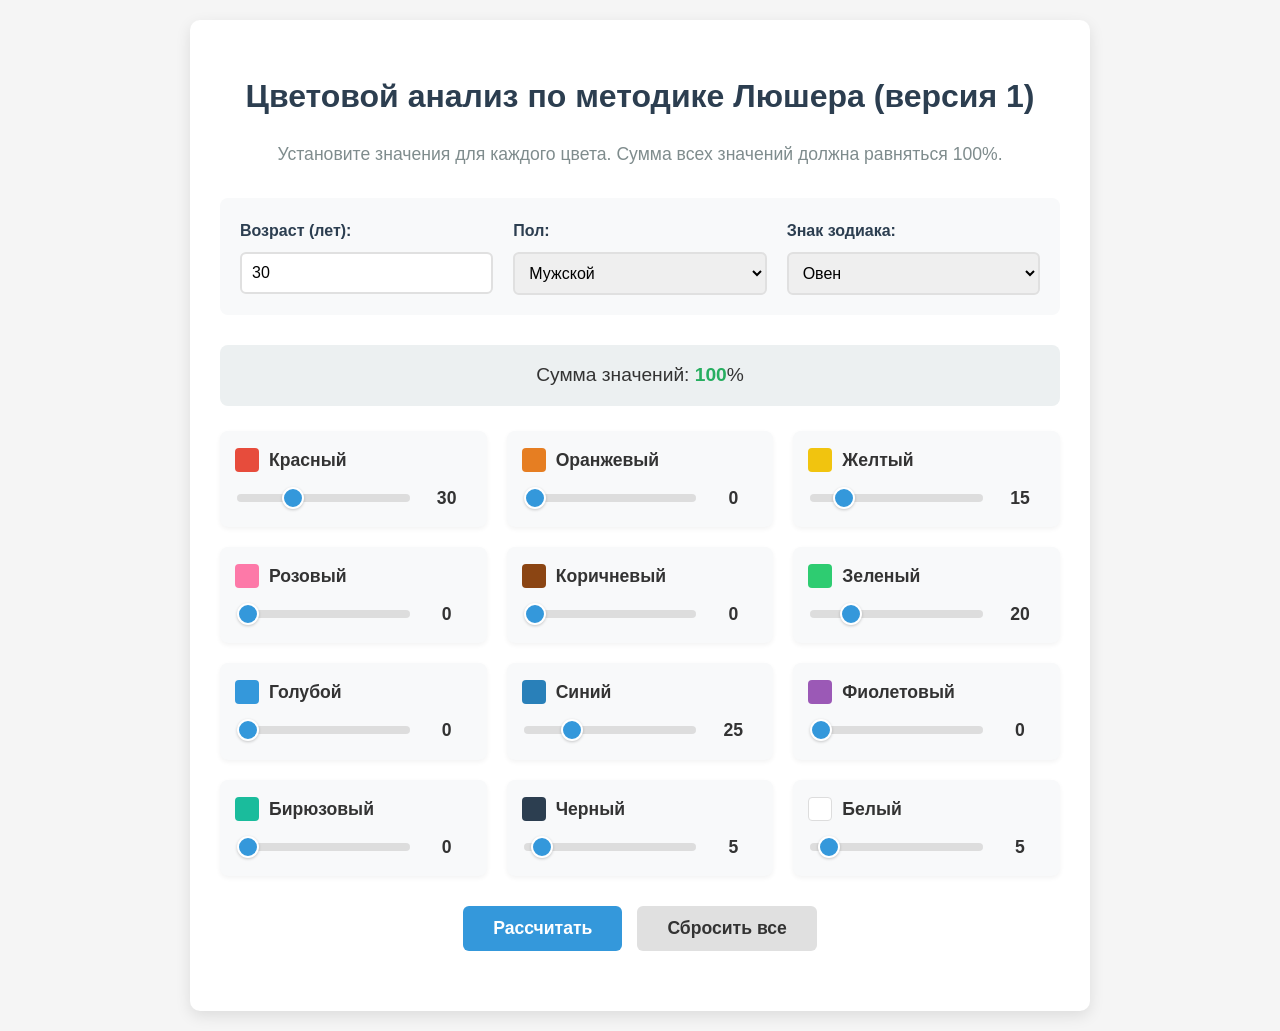
<file: test.html>
<!DOCTYPE html>
<html lang="ru">
<head>
    <meta charset="UTF-8">
    <meta name="viewport" content="width=device-width, initial-scale=1.0">
    <title>Цветовой анализ по Люшеру</title>
    <style>
        * {
            box-sizing: border-box;
            font-family: 'Segoe UI', Tahoma, Geneva, Verdana, sans-serif;
        }
        
        body {
            margin: 0;
            padding: 20px;
            background-color: #f5f5f5;
            color: #333;
            line-height: 1.6;
        }
        
        .container {
            max-width: 900px;
            margin: 0 auto;
            background-color: white;
            border-radius: 10px;
            box-shadow: 0 5px 15px rgba(0, 0, 0, 0.1);
            padding: 30px;
        }
        
        h1 {
            text-align: center;
            color: #2c3e50;
            margin-bottom: 10px;
        }
        
        .subtitle {
            text-align: center;
            color: #7f8c8d;
            margin-bottom: 30px;
            font-size: 1.1em;
        }
        
        .user-info {
            display: grid;
            grid-template-columns: repeat(auto-fit, minmax(200px, 1fr));
            gap: 20px;
            margin-bottom: 30px;
            padding: 20px;
            background-color: #f8f9fa;
            border-radius: 8px;
        }
        
        .form-group {
            display: flex;
            flex-direction: column;
        }
        
        .form-group label {
            margin-bottom: 8px;
            font-weight: 600;
            color: #2c3e50;
        }
        
        .form-group input,
        .form-group select {
            padding: 10px;
            border: 2px solid #e0e0e0;
            border-radius: 6px;
            font-size: 1em;
            transition: border-color 0.2s;
        }
        
        .form-group input:focus,
        .form-group select:focus {
            outline: none;
            border-color: #3498db;
        }
        
        .color-sliders {
            display: grid;
            grid-template-columns: repeat(auto-fill, minmax(250px, 1fr));
            gap: 20px;
            margin-bottom: 30px;
        }
        
        .color-slider {
            padding: 15px;
            border-radius: 8px;
            background-color: #f8f9fa;
            box-shadow: 0 2px 5px rgba(0,0,0,0.05);
            transition: transform 0.2s;
        }
        
        .color-slider:hover {
            transform: translateY(-3px);
        }
        
        .color-header {
            display: flex;
            align-items: center;
            margin-bottom: 10px;
        }
        
        .color-box {
            width: 24px;
            height: 24px;
            border-radius: 4px;
            margin-right: 10px;
            border: 1px solid rgba(0,0,0,0.1);
        }
        
        .color-name {
            font-weight: 600;
            font-size: 1.1em;
        }
        
        .slider-container {
            display: flex;
            align-items: center;
        }
        
        .slider-value {
            width: 50px;
            text-align: center;
            font-weight: bold;
            font-size: 1.1em;
            margin-left: 10px;
        }
        
        input[type="range"] {
            flex-grow: 1;
            height: 8px;
            -webkit-appearance: none;
            background: #ddd;
            border-radius: 4px;
            outline: none;
        }
        
        input[type="range"]::-webkit-slider-thumb {
            -webkit-appearance: none;
            width: 22px;
            height: 22px;
            border-radius: 50%;
            background: #3498db;
            cursor: pointer;
            border: 2px solid white;
            box-shadow: 0 1px 3px rgba(0,0,0,0.2);
        }
        
        .total-container {
            background-color: #ecf0f1;
            padding: 15px;
            border-radius: 8px;
            margin-bottom: 25px;
            text-align: center;
            font-size: 1.2em;
        }
        
        .total-value {
            font-weight: bold;
            color: #2c3e50;
        }
        
        .total-valid {
            color: #27ae60;
        }
        
        .total-invalid {
            color: #e74c3c;
        }
        
        .buttons {
            display: flex;
            justify-content: center;
            gap: 15px;
            margin-bottom: 30px;
        }
        
        button {
            padding: 12px 30px;
            border: none;
            border-radius: 6px;
            font-size: 1.1em;
            cursor: pointer;
            transition: all 0.2s;
            font-weight: 600;
        }
        
        #calculateBtn {
            background-color: #3498db;
            color: white;
        }
        
        #calculateBtn:hover {
            background-color: #2980b9;
        }
        
        #resetBtn {
            background-color: #e0e0e0;
            color: #333;
        }
        
        #resetBtn:hover {
            background-color: #d0d0d0;
        }
        
        .results {
            display: none;
            margin-top: 30px;
            border-top: 1px solid #eee;
            padding-top: 20px;
        }
        
        .result-section {
            margin-bottom: 25px;
        }
        
        .result-title {
            font-weight: 600;
            color: #2c3e50;
            margin-bottom: 10px;
            font-size: 1.2em;
        }
        
        #mainCharacteristic {
            font-size: 1.3em;
            color: #3498db;
            font-weight: 600;
            padding: 10px;
            background-color: #f8f9fa;
            border-radius: 6px;
        }
        
        .list {
            padding-left: 20px;
        }
        
        .list li {
            margin-bottom: 8px;
        }
        
        .loading {
            display: none;
            text-align: center;
            margin: 20px 0;
        }
        
        .spinner {
            border: 4px solid rgba(0, 0, 0, 0.1);
            border-left-color: #3498db;
            border-radius: 50%;
            width: 40px;
            height: 40px;
            animation: spin 1s linear infinite;
            margin: 0 auto 15px;
        }
        
        @keyframes spin {
            to { transform: rotate(360deg); }
        }
        
        .error {
            color: #e74c3c;
            background-color: #fdf0f0;
            padding: 15px;
            border-radius: 6px;
            margin-top: 20px;
            display: none;
        }
        
        .json-preview {
            margin-top: 20px;
            padding: 15px;
            background-color: #2c3e50;
            color: #ecf0f1;
            border-radius: 6px;
            font-family: 'Courier New', monospace;
            font-size: 0.9em;
            overflow-x: auto;
        }
        
        .json-preview pre {
            margin: 0;
            white-space: pre-wrap;
            word-wrap: break-word;
        }
        
        @media (max-width: 768px) {
            .container {
                padding: 15px;
            }
            
            .color-sliders {
                grid-template-columns: 1fr;
            }
            
            .buttons {
                flex-direction: column;
            }
            
            .user-info {
                grid-template-columns: 1fr;
            }
        }
    </style>
</head>
<body>
    <div class="container">
        <h1>Цветовой анализ по методике Люшера (версия 1)</h1>
        <p class="subtitle">Установите значения для каждого цвета. Сумма всех значений должна равняться 100%.</p>
        
        <!-- Блок с информацией о пользователе -->
        <div class="user-info">
            <div class="form-group">
                <label for="age">Возраст (лет):</label>
                <input type="number" id="age" min="0" max="120" value="30" placeholder="Введите возраст">
            </div>
            
            <div class="form-group">
                <label for="gender">Пол:</label>
                <select id="gender">                    
                    <option value="male" selected>Мужской</option>
                    <option value="female">Женский</option>                    
                </select>
            </div>
            
            <div class="form-group">
                <label for="zodiac">Знак зодиака:</label>
                <select id="zodiac">                    
                    <option value="aries">Овен</option>
                    <option value="taurus">Телец</option>
                    <option value="gemini">Близнецы</option>
                    <option value="cancer">Рак</option>
                    <option value="leo">Лев</option>
                    <option value="virgo">Дева</option>
                    <option value="libra">Весы</option>
                    <option value="scorpio">Скорпион</option>
                    <option value="sagittarius">Стрелец</option>
                    <option value="capricorn">Козерог</option>
                    <option value="aquarius">Водолей</option>
                    <option value="pisces">Рыбы</option>
                </select>
            </div>
        </div>
        
        <div class="total-container">
            Сумма значений: <span id="totalValue" class="total-value">0</span>%
        </div>
        
        <div class="color-sliders" id="colorSliders">
            <!-- Слайдеры будут сгенерированы JavaScript -->
        </div>
        
        <div class="buttons">
            <button id="calculateBtn">Рассчитать</button>
            <button id="resetBtn">Сбросить все</button>
        </div>
        
        <div class="loading" id="loading">
            <div class="spinner"></div>
            <p>Отправка запроса на анализ...</p>
        </div>
        
        <div class="error" id="error"></div>
        
        <div class="results" id="results">
            <div class="result-section">
                <div class="result-title">Основная характеристика:</div>
                <div id="mainCharacteristic"></div>
            </div>
            
            <div class="result-section" id="strengthsSection">
                <div class="result-title">Сильные стороны:</div>
                <ul class="list" id="strengthsList"></ul>
            </div>
            
            <div class="result-section">
                <div class="result-title">Рекомендации:</div>
                <ul class="list" id="recommendationsList"></ul>
            </div>
        </div>
    </div>

    <script>
        // Массив цветов для анализа (ДОБАВЛЕНЫ ЧЕРНЫЙ И БЕЛЫЙ)
        const colors = [
            { name: "Красный", hex: "#e74c3c" },
            { name: "Оранжевый", hex: "#e67e22" },
            { name: "Желтый", hex: "#f1c40f" },
            { name: "Розовый", hex: "#fd79a8" },
            { name: "Коричневый", hex: "#8b4513" },
            { name: "Зеленый", hex: "#2ecc71" },
            { name: "Голубой", hex: "#3498db" },
            { name: "Синий", hex: "#2980b9" },
            { name: "Фиолетовый", hex: "#9b59b6" },
            { name: "Бирюзовый", hex: "#1abc9c" },
            { name: "Черный", hex: "#2c3e50" },
            { name: "Белый", hex: "#ffffff" }
        ];
        
        // Инициализация слайдеров
        let sliders = {};
        let total = 0;
        
        function initSliders() {
            const container = document.getElementById('colorSliders');
            
            colors.forEach(color => {
                const sliderId = `slider-${color.name}`;
                
                const sliderHTML = `
                    <div class="color-slider">
                        <div class="color-header">
                            <div class="color-box" style="background-color: ${color.hex}; border: ${color.name === 'Белый' ? '1px solid #ddd' : 'none'}"></div>
                            <div class="color-name">${color.name}</div>
                        </div>
                        <div class="slider-container">
                            <input 
                                type="range" 
                                id="${sliderId}" 
                                min="0" 
                                max="100" 
                                value="0" 
                                class="color-slider-input"
                                data-color="${color.name}"
                            >
                            <div class="slider-value" id="value-${color.name}">0</div>
                        </div>
                    </div>
                `;
                
                container.innerHTML += sliderHTML;
            });
            
            // Инициализация объектов слайдеров
            colors.forEach(color => {
                const sliderId = `slider-${color.name}`;
                const sliderElement = document.getElementById(sliderId);
                const valueElement = document.getElementById(`value-${color.name}`);
                
                sliders[color.name] = {
                    element: sliderElement,
                    valueElement: valueElement,
                    value: 0
                };
                
                // Обработчик изменения значения слайдера
                sliderElement.addEventListener('input', function() {
                    updateSliderValue(color.name, parseInt(this.value));
                });
            });
            
            updateTotal();
        }
        
        // Обновление значения слайдера с проверкой суммы
        function updateSliderValue(colorName, newValue) {
            const slider = sliders[colorName];
            const oldValue = slider.value;
            const diff = newValue - oldValue;
            
            // Проверяем, не превысит ли новая сумма 100
            if (total + diff > 100) {
                // Если превышает, устанавливаем максимально возможное значение
                newValue = oldValue + (100 - total);
            }
            
            // Обновляем значение
            slider.value = newValue;
            slider.element.value = newValue;
            slider.valueElement.textContent = newValue;
            
            // Обновляем общую сумму
            updateTotal();
        }
        
        // Обновление общей суммы
        function updateTotal() {
            total = 0;
            colors.forEach(color => {
                total += sliders[color.name].value;
            });
            
            const totalElement = document.getElementById('totalValue');
            totalElement.textContent = total;
            
            // Изменяем цвет текста в зависимости от суммы
            if (total === 100) {
                totalElement.className = 'total-value total-valid';
            } else if (total > 100) {
                totalElement.className = 'total-value total-invalid';
            } else {
                totalElement.className = 'total-value';
            }
        }
        
        // Сброс всех слайдеров
        function resetSliders() {
            colors.forEach(color => {
                sliders[color.name].value = 0;
                sliders[color.name].element.value = 0;
                sliders[color.name].valueElement.textContent = 0;
            });
            
            // Сброс полей пользователя
            document.getElementById('age').value = 30;
            document.getElementById('gender').value = 'male';
            document.getElementById('zodiac').value = '';
            
            updateTotal();
            hideResults();
            hideError();                        
        }
        
        // Формирование JSON объекта для отправки в соответствии с ApiRequest
        function buildApiRequest() {
            const colorsData = [];
            
            colors.forEach(color => {
                const value = sliders[color.name].value;
                if (value > 0) {
                    colorsData.push({
                        color: color.name,
                        percentage: value
                    });
                }
            });
            
            // Получаем данные пользователя
            const age = parseInt(document.getElementById('age').value) || 0;
            const gender = document.getElementById('gender').value;
            const zodiacSign = document.getElementById('zodiac').value;
            
            // Формируем объект в соответствии с ApiRequest
            const apiRequest = {
                user_color: {
                    colors: colorsData,
                    age: age,
                    gender: gender,
                    zodiac_sign: zodiacSign
                },
                version: 1
            };
            
            return apiRequest;
        }
        
        // Отправка запроса на сервер
        async function sendAnalysisRequest() {
            const apiRequest = buildApiRequest();
            
            // Проверяем, что сумма равна 100
            if (total !== 100) {
                showError("Сумма значений должна равняться 100%. Текущая сумма: " + total + "%");
                return;
            }
            
            // Проверяем, что есть хотя бы один выбранный цвет
            if (apiRequest.user_color.colors.length === 0) {
                showError("Выберите хотя бы один цвет с ненулевым значением.");
                return;
            }
            
            // Проверяем заполнение полей пользователя
            if (!apiRequest.user_color.age || apiRequest.user_color.age < 1 || apiRequest.user_color.age > 120) {
                showError("Пожалуйста, укажите корректный возраст (от 1 до 120 лет).");
                return;
            }
            
            if (!apiRequest.user_color.gender) {
                showError("Пожалуйста, выберите пол.");
                return;
            }
            
            if (!apiRequest.user_color.zodiac_sign) {
                showError("Пожалуйста, выберите знак зодиака.");
                return;
            }
            
            // Показываем индикатор загрузки
            showLoading();
            hideResults();
            hideError();
            
            try {
                // В реальном приложении нужно раскомментировать этот код
                // и заменить URL на актуальный
                const response = await fetch('https://api.cloud-platform.pro/mpp-tests/v1/color-analysis/analyze-lusher', {
                    method: 'POST',
                    headers: {
                        'Content-Type': 'application/json'
                    },
                    body: JSON.stringify(apiRequest)
                });
                
                if (!response.ok) {
                    throw new Error(`HTTP error! status: ${response.status}`);
                }
                
                const result = await response.json();
                displayResults(result);
                
            } catch (error) {
                // В случае ошибки показываем пример результата
                console.error('Ошибка при отправке запроса:', error);
                
                // Для демонстрации используем пример результата
                const exampleResult = {
                    main_characteristic: "Ограниченность восприятия",
                    strengths: [],
                    recommendations: [
                        "Используйте больше цветов для более разнообразного восприятия",
                        "Исследуйте свои эмоциональные реакции на разные цвета"
                    ]
                };
                
                displayResults(exampleResult);
                
                // Показываем информационное сообщение, что это демо-результат
                showError("Внимание: запрос не был отправлен на реальный сервер. Показан примерный результат для демонстрации. Отправляемый JSON отображен выше.");
            } finally {
                hideLoading();
            }
        }
        
        // Отображение результатов анализа
        function displayResults(result) {
            const resultsElement = document.getElementById('results');
            const mainCharacteristicElement = document.getElementById('mainCharacteristic');
            const strengthsListElement = document.getElementById('strengthsList');
            const recommendationsListElement = document.getElementById('recommendationsList');
            const strengthsSection = document.getElementById('strengthsSection');
            
            // Заполняем основные результаты
            mainCharacteristicElement.textContent = result.main_characteristic || "Не указано";
            
            // Заполняем сильные стороны
            strengthsListElement.innerHTML = '';
            if (result.strengths && result.strengths.length > 0) {
                result.strengths.forEach(strength => {
                    const li = document.createElement('li');
                    li.textContent = strength;
                    strengthsListElement.appendChild(li);
                });
                strengthsSection.style.display = 'block';
            } else {
                strengthsSection.style.display = 'none';
            }
            
            // Заполняем рекомендации
            recommendationsListElement.innerHTML = '';
            if (result.recommendations && result.recommendations.length > 0) {
                result.recommendations.forEach(recommendation => {
                    const li = document.createElement('li');
                    li.textContent = recommendation;
                    recommendationsListElement.appendChild(li);
                });
            }
            
            // Показываем блок с результатами
            resultsElement.style.display = 'block';
        }
        
        // Показать индикатор загрузки
        function showLoading() {
            document.getElementById('loading').style.display = 'block';
        }
        
        // Скрыть индикатор загрузки
        function hideLoading() {
            document.getElementById('loading').style.display = 'none';
        }
        
        // Показать ошибку
        function showError(message) {
            const errorElement = document.getElementById('error');
            errorElement.textContent = message;
            errorElement.style.display = 'block';
        }
        
        // Скрыть ошибку
        function hideError() {
            document.getElementById('error').style.display = 'none';
        }
        
        // Скрыть результаты
        function hideResults() {
            document.getElementById('results').style.display = 'none';
        }
        
        // Инициализация при загрузке страницы
        document.addEventListener('DOMContentLoaded', function() {
            initSliders();
            
            // Назначение обработчиков кнопок
            document.getElementById('calculateBtn').addEventListener('click', sendAnalysisRequest);
            document.getElementById('resetBtn').addEventListener('click', resetSliders);
            
            // Устанавливаем начальные значения для демонстрации
            setTimeout(() => {
                updateSliderValue("Красный", 30);
                updateSliderValue("Синий", 25);
                updateSliderValue("Зеленый", 20);
                updateSliderValue("Желтый", 15);
                updateSliderValue("Черный", 5);
                updateSliderValue("Белый", 5);
            }, 100);
        });
    </script>
</body>
</html>
</file>
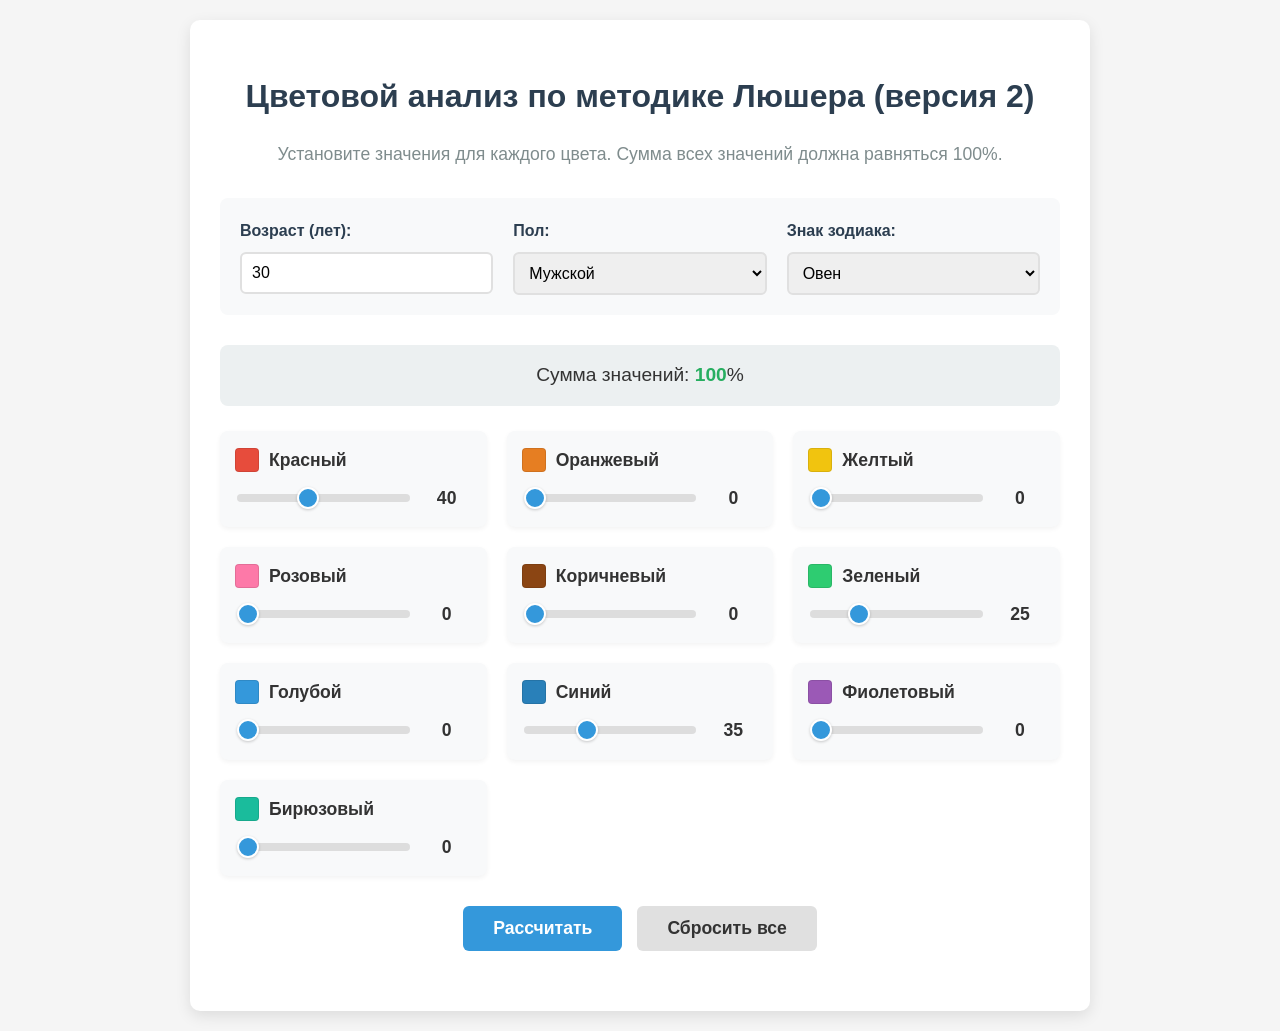
<file: test2.html>
<!DOCTYPE html>
<html lang="ru">

<head>
    <meta charset="UTF-8">
    <meta name="viewport" content="width=device-width, initial-scale=1.0">
    <title>Цветовой анализ по Люшеру</title>
    <style>
        * {
            box-sizing: border-box;
            font-family: 'Segoe UI', Tahoma, Geneva, Verdana, sans-serif;
        }

        body {
            margin: 0;
            padding: 20px;
            background-color: #f5f5f5;
            color: #333;
            line-height: 1.6;
        }

        .container {
            max-width: 900px;
            margin: 0 auto;
            background-color: white;
            border-radius: 10px;
            box-shadow: 0 5px 15px rgba(0, 0, 0, 0.1);
            padding: 30px;
        }

        h1 {
            text-align: center;
            color: #2c3e50;
            margin-bottom: 10px;
        }

        .subtitle {
            text-align: center;
            color: #7f8c8d;
            margin-bottom: 30px;
            font-size: 1.1em;
        }

        .user-info {
            display: grid;
            grid-template-columns: repeat(auto-fit, minmax(200px, 1fr));
            gap: 20px;
            margin-bottom: 30px;
            padding: 20px;
            background-color: #f8f9fa;
            border-radius: 8px;
        }

        .form-group {
            display: flex;
            flex-direction: column;
        }

        .form-group label {
            margin-bottom: 8px;
            font-weight: 600;
            color: #2c3e50;
        }

        .form-group input,
        .form-group select {
            padding: 10px;
            border: 2px solid #e0e0e0;
            border-radius: 6px;
            font-size: 1em;
            transition: border-color 0.2s;
        }

        .form-group input:focus,
        .form-group select:focus {
            outline: none;
            border-color: #3498db;
        }

        .color-sliders {
            display: grid;
            grid-template-columns: repeat(auto-fill, minmax(250px, 1fr));
            gap: 20px;
            margin-bottom: 30px;
        }

        .color-slider {
            padding: 15px;
            border-radius: 8px;
            background-color: #f8f9fa;
            box-shadow: 0 2px 5px rgba(0, 0, 0, 0.05);
            transition: transform 0.2s;
        }

        .color-slider:hover {
            transform: translateY(-3px);
        }

        .color-header {
            display: flex;
            align-items: center;
            margin-bottom: 10px;
        }

        .color-box {
            width: 24px;
            height: 24px;
            border-radius: 4px;
            margin-right: 10px;
            border: 1px solid rgba(0, 0, 0, 0.1);
        }

        .color-name {
            font-weight: 600;
            font-size: 1.1em;
        }

        .slider-container {
            display: flex;
            align-items: center;
        }

        .slider-value {
            width: 50px;
            text-align: center;
            font-weight: bold;
            font-size: 1.1em;
            margin-left: 10px;
        }

        input[type="range"] {
            flex-grow: 1;
            height: 8px;
            -webkit-appearance: none;
            background: #ddd;
            border-radius: 4px;
            outline: none;
        }

        input[type="range"]::-webkit-slider-thumb {
            -webkit-appearance: none;
            width: 22px;
            height: 22px;
            border-radius: 50%;
            background: #3498db;
            cursor: pointer;
            border: 2px solid white;
            box-shadow: 0 1px 3px rgba(0, 0, 0, 0.2);
        }

        .total-container {
            background-color: #ecf0f1;
            padding: 15px;
            border-radius: 8px;
            margin-bottom: 25px;
            text-align: center;
            font-size: 1.2em;
        }

        .total-value {
            font-weight: bold;
            color: #2c3e50;
        }

        .total-valid {
            color: #27ae60;
        }

        .total-invalid {
            color: #e74c3c;
        }

        .buttons {
            display: flex;
            justify-content: center;
            gap: 15px;
            margin-bottom: 30px;
        }

        button {
            padding: 12px 30px;
            border: none;
            border-radius: 6px;
            font-size: 1.1em;
            cursor: pointer;
            transition: all 0.2s;
            font-weight: 600;
        }

        #calculateBtn {
            background-color: #3498db;
            color: white;
        }

        #calculateBtn:hover {
            background-color: #2980b9;
        }

        #resetBtn {
            background-color: #e0e0e0;
            color: #333;
        }

        #resetBtn:hover {
            background-color: #d0d0d0;
        }

        .results {
            display: none;
            margin-top: 30px;
            border-top: 1px solid #eee;
            padding-top: 20px;
        }

        .result-section {
            margin-bottom: 25px;
        }

        .result-title {
            font-weight: 600;
            color: #2c3e50;
            margin-bottom: 10px;
            font-size: 1.2em;
        }

        #mainCharacteristic {
            font-size: 1.3em;
            color: #3498db;
            font-weight: 600;
            padding: 10px;
            background-color: #f8f9fa;
            border-radius: 6px;
        }

        .list {
            padding-left: 20px;
        }

        .list li {
            margin-bottom: 8px;
        }

        .loading {
            display: none;
            text-align: center;
            margin: 20px 0;
        }

        .spinner {
            border: 4px solid rgba(0, 0, 0, 0.1);
            border-left-color: #3498db;
            border-radius: 50%;
            width: 40px;
            height: 40px;
            animation: spin 1s linear infinite;
            margin: 0 auto 15px;
        }

        @keyframes spin {
            to {
                transform: rotate(360deg);
            }
        }

        .error {
            color: #e74c3c;
            background-color: #fdf0f0;
            padding: 15px;
            border-radius: 6px;
            margin-top: 20px;
            display: none;
        }

        .json-preview {
            margin-top: 20px;
            padding: 15px;
            background-color: #2c3e50;
            color: #ecf0f1;
            border-radius: 6px;
            font-family: 'Courier New', monospace;
            font-size: 0.9em;
            overflow-x: auto;
        }

        .json-preview pre {
            margin: 0;
            white-space: pre-wrap;
            word-wrap: break-word;
        }

        @media (max-width: 768px) {
            .container {
                padding: 15px;
            }

            .color-sliders {
                grid-template-columns: 1fr;
            }

            .buttons {
                flex-direction: column;
            }

            .user-info {
                grid-template-columns: 1fr;
            }
        }
    </style>
</head>

<body>
    <div class="container">
        <h1>Цветовой анализ по методике Люшера (версия 2)</h1>
        <p class="subtitle">Установите значения для каждого цвета. Сумма всех значений должна равняться 100%.</p>

        <!-- Блок с информацией о пользователе -->
        <div class="user-info">
            <div class="form-group">
                <label for="age">Возраст (лет):</label>
                <input type="number" id="age" min="0" max="120" value="30" placeholder="Введите возраст">
            </div>

            <div class="form-group">
                <label for="gender">Пол:</label>
                <select id="gender">
                    <option value="Мужской" selected>Мужской</option>
                    <option value="Женский">Женский</option>
                </select>
            </div>

            <div class="form-group">
                <label for="zodiac">Знак зодиака:</label>
                <select id="zodiac">
                    <option value="Овен">Овен</option>
                    <option value="Телец">Телец</option>
                    <option value="Близнецы">Близнецы</option>
                    <option value="Рак">Рак</option>
                    <option value="Лев">Лев</option>
                    <option value="Дева">Дева</option>
                    <option value="Весы">Весы</option>
                    <option value="Скорпион">Скорпион</option>
                    <option value="Стрелец">Стрелец</option>
                    <option value="Козерог">Козерог</option>
                    <option value="Водолей">Водолей</option>
                    <option value="Рыбы">Рыбы</option>
                </select>
            </div>
        </div>

        <div class="total-container">
            Сумма значений: <span id="totalValue" class="total-value">0</span>%
        </div>

        <div class="color-sliders" id="colorSliders">
            <!-- Слайдеры будут сгенерированы JavaScript -->
        </div>

        <div class="buttons">
            <button id="calculateBtn">Рассчитать</button>
            <button id="resetBtn">Сбросить все</button>
        </div>

        <div class="loading" id="loading">
            <div class="spinner"></div>
            <p>Отправка запроса на анализ...</p>
        </div>

        <div class="error" id="error"></div>

        <div class="results" id="results">
            <div class="result-section">
                <div class="result-title">Основная характеристика:</div>
                <div id="mainCharacteristic"></div>
            </div>

            <div class="result-section" id="strengthsSection">
                <div class="result-title">Сильные стороны:</div>
                <ul class="list" id="strengthsList"></ul>
            </div>

            <div class="result-section">
                <div class="result-title">Рекомендации:</div>
                <ul class="list" id="recommendationsList"></ul>
            </div>
        </div>
    </div>

    <script>
        // Массив цветов для анализа
        const colors = [
            { name: "Красный", hex: "#e74c3c" },
            { name: "Оранжевый", hex: "#e67e22" },
            { name: "Желтый", hex: "#f1c40f" },
            { name: "Розовый", hex: "#fd79a8" },
            { name: "Коричневый", hex: "#8b4513" },
            { name: "Зеленый", hex: "#2ecc71" },
            { name: "Голубой", hex: "#3498db" },
            { name: "Синий", hex: "#2980b9" },
            { name: "Фиолетовый", hex: "#9b59b6" },
            { name: "Бирюзовый", hex: "#1abc9c" }
        ];

        // Инициализация слайдеров
        let sliders = {};
        let total = 0;

        function initSliders() {
            const container = document.getElementById('colorSliders');

            colors.forEach(color => {
                const sliderId = `slider-${color.name}`;

                const sliderHTML = `
                    <div class="color-slider">
                        <div class="color-header">
                            <div class="color-box" style="background-color: ${color.hex}"></div>
                            <div class="color-name">${color.name}</div>
                        </div>
                        <div class="slider-container">
                            <input 
                                type="range" 
                                id="${sliderId}" 
                                min="0" 
                                max="100" 
                                value="0" 
                                class="color-slider-input"
                                data-color="${color.name}"
                            >
                            <div class="slider-value" id="value-${color.name}">0</div>
                        </div>
                    </div>
                `;

                container.innerHTML += sliderHTML;
            });

            // Инициализация объектов слайдеров
            colors.forEach(color => {
                const sliderId = `slider-${color.name}`;
                const sliderElement = document.getElementById(sliderId);
                const valueElement = document.getElementById(`value-${color.name}`);

                sliders[color.name] = {
                    element: sliderElement,
                    valueElement: valueElement,
                    value: 0
                };

                // Обработчик изменения значения слайдера
                sliderElement.addEventListener('input', function () {
                    updateSliderValue(color.name, parseInt(this.value));
                });
            });

            updateTotal();
        }

        // Обновление значения слайдера с проверкой суммы
        function updateSliderValue(colorName, newValue) {
            const slider = sliders[colorName];
            const oldValue = slider.value;
            const diff = newValue - oldValue;

            // Проверяем, не превысит ли новая сумма 100
            if (total + diff > 100) {
                // Если превышает, устанавливаем максимально возможное значение
                newValue = oldValue + (100 - total);
            }

            // Обновляем значение
            slider.value = newValue;
            slider.element.value = newValue;
            slider.valueElement.textContent = newValue;

            // Обновляем общую сумму
            updateTotal();
        }

        // Обновление общей суммы
        function updateTotal() {
            total = 0;
            colors.forEach(color => {
                total += sliders[color.name].value;
            });

            const totalElement = document.getElementById('totalValue');
            totalElement.textContent = total;

            // Изменяем цвет текста в зависимости от суммы
            if (total === 100) {
                totalElement.className = 'total-value total-valid';
            } else if (total > 100) {
                totalElement.className = 'total-value total-invalid';
            } else {
                totalElement.className = 'total-value';
            }
        }

        // Сброс всех слайдеров
        function resetSliders() {
            colors.forEach(color => {
                sliders[color.name].value = 0;
                sliders[color.name].element.value = 0;
                sliders[color.name].valueElement.textContent = 0;
            });

            // Сброс полей пользователя
            document.getElementById('age').value = 30;
            document.getElementById('gender').value = 'male';
            document.getElementById('zodiac').value = '';

            updateTotal();
            hideResults();
            hideError();
        }

        // Формирование JSON объекта для отправки в соответствии с ApiRequest
        function buildApiRequest() {
            const colorsData = [];

            colors.forEach(color => {
                const value = sliders[color.name].value;
                if (value > 0) {
                    colorsData.push({
                        color: color.name,
                        percentage: value
                    });
                }
            });

            // Получаем данные пользователя
            const age = parseInt(document.getElementById('age').value) || 0;
            const gender = document.getElementById('gender').value;
            const zodiacSign = document.getElementById('zodiac').value;

            // Формируем объект в соответствии с ApiRequest
            const apiRequest = {
                user_color: {
                    colors: colorsData,
                    age: age,
                    gender: gender,
                    zodiac_sign: zodiacSign
                },
                version: 2
            };

            return apiRequest;
        }

        // Отправка запроса на сервер
        async function sendAnalysisRequest() {
            const apiRequest = buildApiRequest();

            // Проверяем, что сумма равна 100
            if (total !== 100) {
                showError("Сумма значений должна равняться 100%. Текущая сумма: " + total + "%");
                return;
            }

            // Проверяем, что есть хотя бы один выбранный цвет
            if (apiRequest.user_color.colors.length === 0) {
                showError("Выберите хотя бы один цвет с ненулевым значением.");
                return;
            }

            // Проверяем заполнение полей пользователя
            if (!apiRequest.user_color.age || apiRequest.user_color.age < 1 || apiRequest.user_color.age > 120) {
                showError("Пожалуйста, укажите корректный возраст (от 1 до 120 лет).");
                return;
            }

            if (!apiRequest.user_color.gender) {
                showError("Пожалуйста, выберите пол.");
                return;
            }

            if (!apiRequest.user_color.zodiac_sign) {
                showError("Пожалуйста, выберите знак зодиака.");
                return;
            }

            // Показываем индикатор загрузки
            showLoading();
            hideResults();
            hideError();

            try {
                var test = JSON.stringify(apiRequest);
                // В реальном приложении нужно раскомментировать этот код
                // и заменить URL на актуальный
                const response = await fetch('https://api.cloud-platform.pro/mpp-tests/v1/color-analysis/analyze-lusher', {
                    method: 'POST',
                    headers: {
                        'Content-Type': 'application/json'
                    },
                    body: JSON.stringify(apiRequest)
                });

                if (!response.ok) {
                    const errorText = await response.text(); // или response.json(), если сервер присылает JSON с ошибкой
                    console.error('HTTP Error! Status:', response.status, 'Body:', errorText);
                    throw new Error(`HTTP error! status: ${response.status}, body: ${errorText}`);
                    //throw new Error(`HTTP error! status: ${response.status}`);
                }

                const result = await response.json();
                displayResults(result);

            } catch (error) {
                // В случае ошибки показываем пример результата
                console.error('Ошибка при отправке запроса:', error);

                // Для демонстрации используем пример результата
                const exampleResult = {
                    main_characteristic: "Ограниченность восприятия",
                    strengths: [],
                    recommendations: [
                        "Используйте больше цветов для более разнообразного восприятия",
                        "Исследуйте свои эмоциональные реакции на разные цвета"
                    ]
                };

                displayResults(exampleResult);

                // Показываем информационное сообщение, что это демо-результат
                showError("Внимание: запрос не был отправлен на реальный сервер. Показан примерный результат для демонстрации. Отправляемый JSON отображен выше.");
            } finally {
                hideLoading();
            }
        }

        // Отображение результатов анализа
        function displayResults(result) {
            const resultsElement = document.getElementById('results');
            const mainCharacteristicElement = document.getElementById('mainCharacteristic');
            const strengthsListElement = document.getElementById('strengthsList');
            const recommendationsListElement = document.getElementById('recommendationsList');
            const strengthsSection = document.getElementById('strengthsSection');

            // Заполняем основные результаты
            mainCharacteristicElement.textContent = result.main_characteristic || "Не указано";

            // Заполняем сильные стороны
            strengthsListElement.innerHTML = '';
            if (result.strengths && result.strengths.length > 0) {
                result.strengths.forEach(strength => {
                    const li = document.createElement('li');
                    li.textContent = strength;
                    strengthsListElement.appendChild(li);
                });
                strengthsSection.style.display = 'block';
            } else {
                strengthsSection.style.display = 'none';
            }

            // Заполняем рекомендации
            recommendationsListElement.innerHTML = '';
            if (result.recommendations && result.recommendations.length > 0) {
                result.recommendations.forEach(recommendation => {
                    const li = document.createElement('li');
                    li.textContent = recommendation;
                    recommendationsListElement.appendChild(li);
                });
            }

            // Показываем блок с результатами
            resultsElement.style.display = 'block';
        }

        // Показать индикатор загрузки
        function showLoading() {
            document.getElementById('loading').style.display = 'block';
        }

        // Скрыть индикатор загрузки
        function hideLoading() {
            document.getElementById('loading').style.display = 'none';
        }

        // Показать ошибку
        function showError(message) {
            const errorElement = document.getElementById('error');
            errorElement.textContent = message;
            errorElement.style.display = 'block';
        }

        // Скрыть ошибку
        function hideError() {
            document.getElementById('error').style.display = 'none';
        }

        // Скрыть результаты
        function hideResults() {
            document.getElementById('results').style.display = 'none';
        }

        // Инициализация при загрузке страницы
        document.addEventListener('DOMContentLoaded', function () {
            initSliders();

            // Назначение обработчиков кнопок
            document.getElementById('calculateBtn').addEventListener('click', sendAnalysisRequest);
            document.getElementById('resetBtn').addEventListener('click', resetSliders);

            // Устанавливаем начальные значения для демонстрации
            setTimeout(() => {
                updateSliderValue("Красный", 40);
                updateSliderValue("Синий", 35);
                updateSliderValue("Зеленый", 25);
            }, 100);
        });
    </script>
</body>

</html>
</file>
